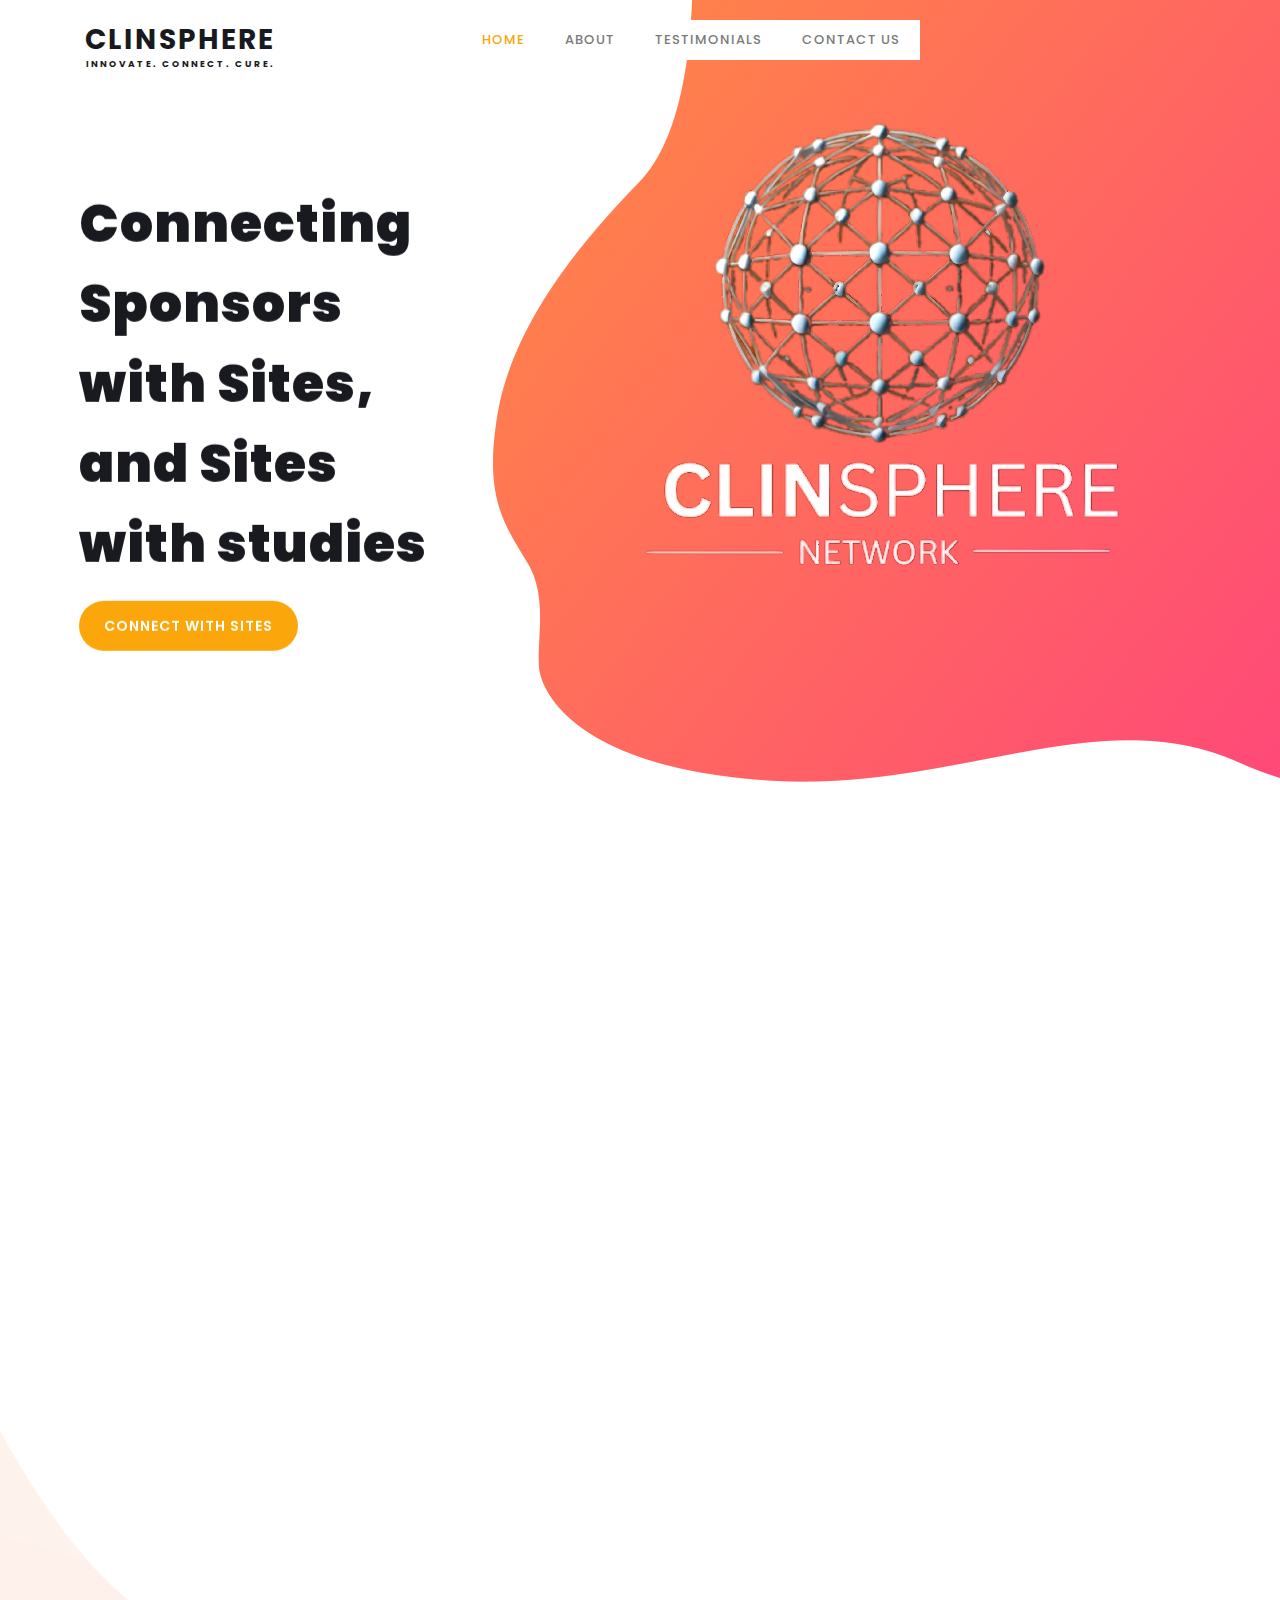
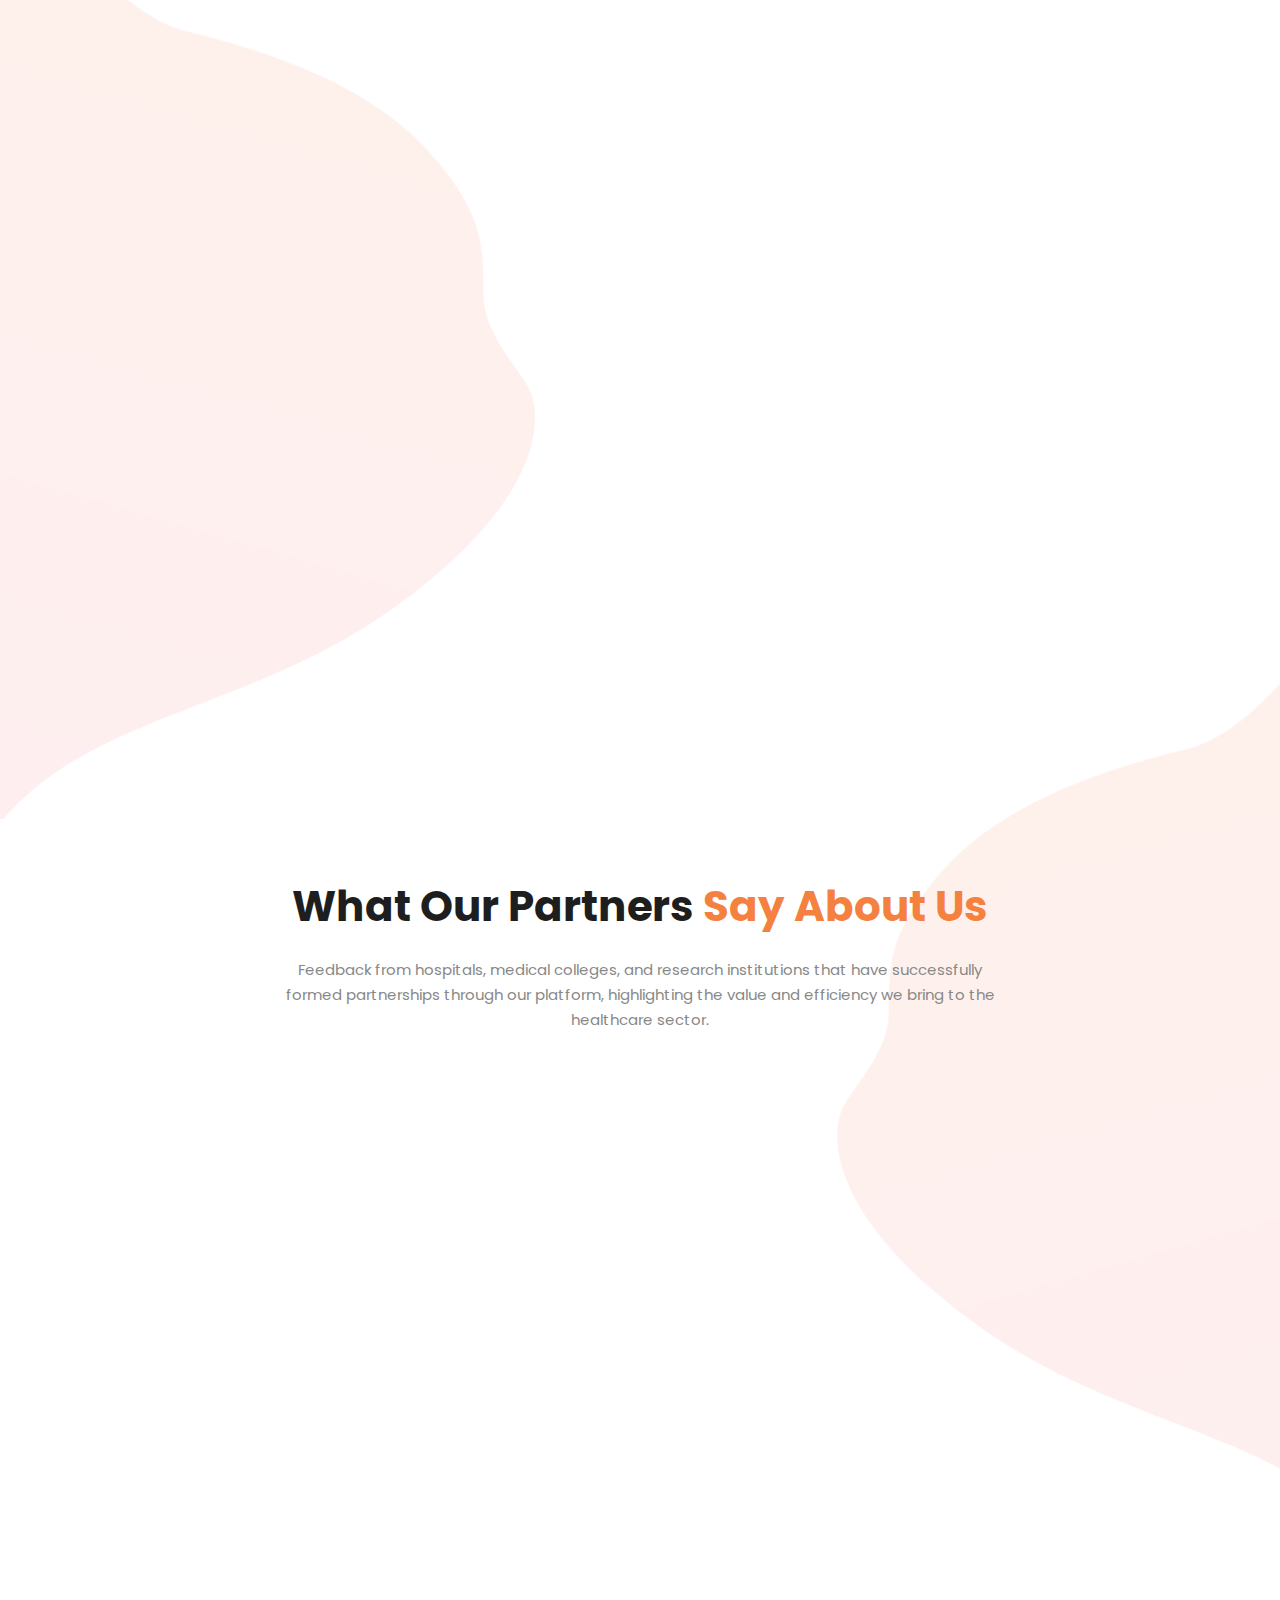
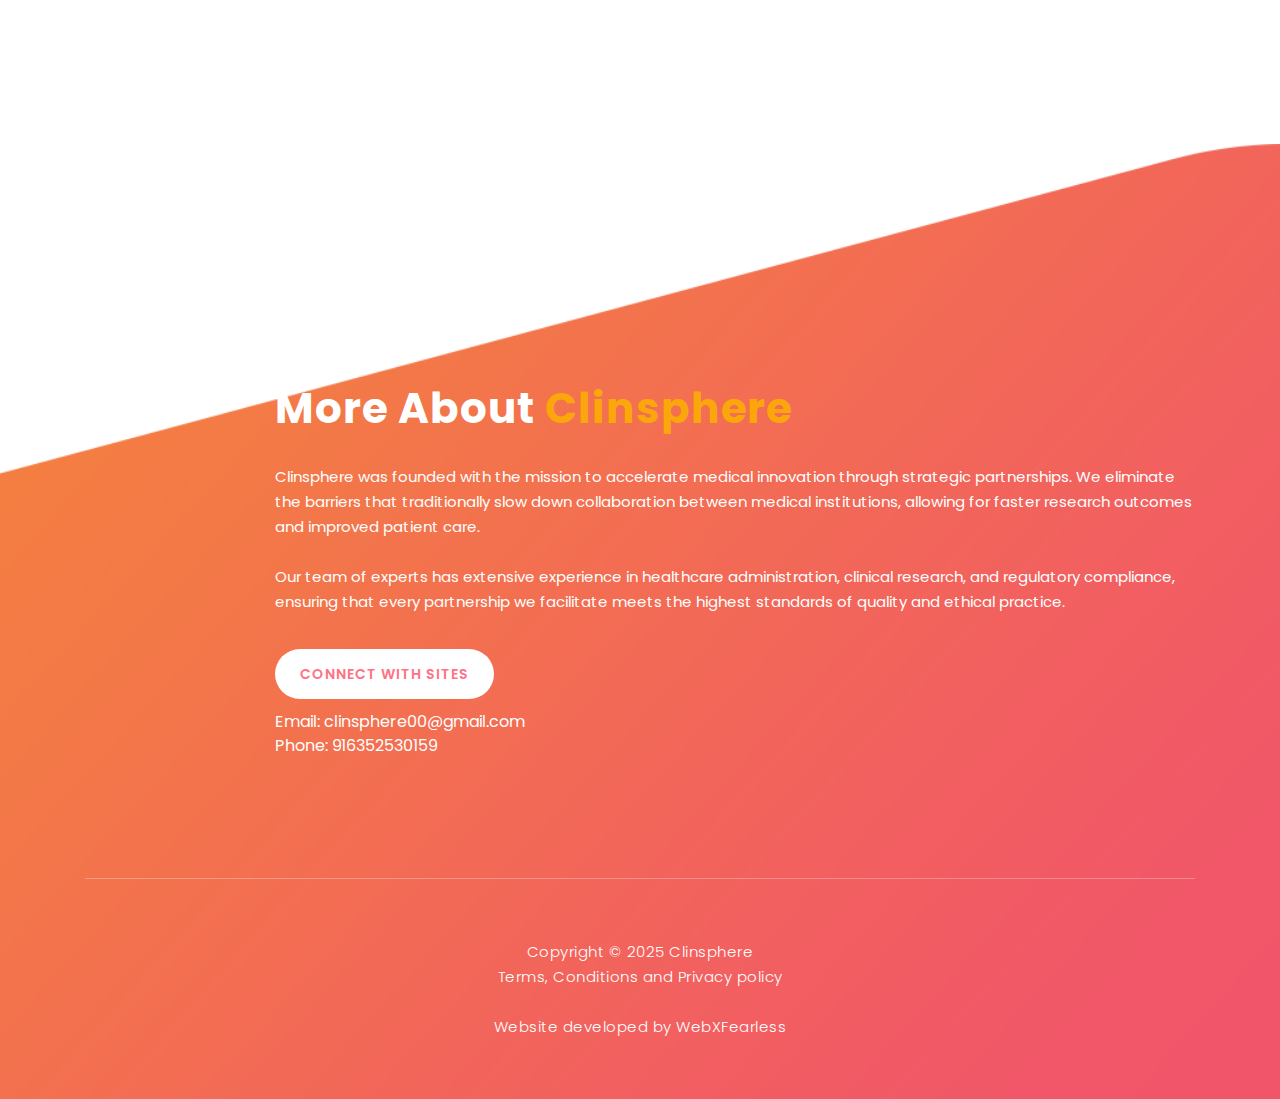
<file: lava_landing_page/index.html>
<!DOCTYPE html>
<html lang="en">

<head>

    <meta charset="utf-8">
    <meta name="viewport" content="width=device-width, initial-scale=1, shrink-to-fit=no">
    <meta name="description" content="Clinsphere connects sponsors, CROs, and research sites for efficient clinical trial collaborations. We streamline communication and accelerate research partnerships.">
    <meta name="keywords" content="clinical trials, research sites, sponsors, CROs, medical research, healthcare innovation, regulatory compliance">
    <meta name="author" content="Clinsphere">
    <meta name="robots" content="index, follow">
    <meta name="language" content="en">
    <meta property="og:title" content="Clinsphere - Connecting Sponsors, CROs, and Research Sites">
    <meta property="og:description" content="We facilitate partnerships between sponsors, CROs, and research sites to improve efficiency in clinical trials.">
    <meta property="og:url" content="https://clinsphereweb.pages.dev">
    <meta property="og:type" content="website">
    <meta property="og:image" content="https://clinsphereweb.pages.dev/assets/images/logo.png">
    <meta name="twitter:card" content="summary">
    <meta name="twitter:title" content="Clinsphere - Clinical Trial Partnerships">
    <meta name="twitter:description" content="Connecting research sites, sponsors, and CROs for successful clinical trials.">
    <meta name="twitter:image" content="https://clinsphereweb.pages.dev/assets/images/logo.png">
    <link rel="canonical" href="https://clinsphereweb.pages.dev">
    <meta name="google-site-verification" content="HjFSITzrJL6HhS9s6ld7d6ZtWYYcwEzbQTsK8XOiP94" />
    <link href="https://fonts.googleapis.com/css?family=Poppins:100,200,300,400,500,600,700,800,900&display=swap" rel="stylesheet">

    <title>Clinsphere - Connecting Research sites for Clinical Trials</title>

    <!-- Additional CSS Files -->
    <link rel="stylesheet" type="text/css" href="assets/css/bootstrap.min.css">

    <link rel="stylesheet" type="text/css" href="assets/css/font-awesome.css">

    <link rel="stylesheet" href="assets/css/templatemo-lava.css">

    <link rel="stylesheet" href="assets/css/owl-carousel.css">

    <link rel="shortcut icon" href="assets/images/logo.png" type="image/x-icon">

    <script type="application/ld+json">
        {
  "@context": "https://schema.org",
  "@type": "Organization",
  "name": "Clinsphere",
  "url": "https://clinsphereweb.pages.dev",
  "logo": "https://clinsphereweb.pages.dev/assets/images/logo.png",
  "description": "Clinsphere connects sponsors, CROs, and research sites globally for efficient clinical trial collaborations.",
  "email": "clinsphere00@gmail.com",
  "telephone": "+916352530159",
  "address": {
    "@type": "PostalAddress",
    "addressCountry": "IN"
  },
  "foundingDate": "2025",
  "areaServed": ["Global"],
  "contactPoint": [
    {
      "@type": "ContactPoint",
      "telephone": "+916352530159",
      "contactType": "customer service",
      "email": "clinsphere00@gmail.com",
      "availableLanguage": ["English"]
    }
  ],
  "knowsAbout": [
    "Clinical Trials",
    "Research Site Partnerships",
    "CRO Collaborations",
    "Regulatory Compliance",
    "Medical Innovation"
  ],
  "sameAs": [],
  "potentialAction": {
    "@type": "SearchAction",
    "target": "https://clinsphereweb.pages.dev/search?q={query}",
    "query-input": "required name=query"
  }
}

    </script>

</head>

<body>
    <pre class="down-pusher" style="display: none;">

    </pre>

    <!-- ***** Preloader Start ***** -->
    <div id="preloader">
        <div class="jumper">
            <div></div>
            <div></div>
            <div></div>
        </div>
    </div>
    <!-- ***** Preloader End ***** -->


    <!-- ***** Header Area Start ***** -->
    <header class="header-area header-sticky">
        <div class="container">
            <div class="row">
                <div class="col-12">
                    <nav class="main-nav">
                        <!-- ***** Logo Start ***** -->
                        <a href="index.html" class="logo">
                            Clinsphere 
                            <span style="font-size: 9px; display: block; text-align: center; margin: 0px; padding: 0px;line-height: 1;margin-top: -20px;">
                                Innovate. Connect. Cure.
                              </span>
                        </a>
                        <!-- ***** Logo End ***** -->
                        <!-- ***** Menu Start ***** -->
                        <ul class="nav">
                            <li class="scroll-to-section"><a href="#welcome" class="menu-item">Home</a></li>
                            <li class="scroll-to-section"><a href="#about" class="menu-item">About</a></li>
                            <li class="scroll-to-section"><a href="#testimonials" class="menu-item">Testimonials</a>
                            </li>
                            <li class="scroll-to-section"><a href="#contact-us" class="menu-item">Contact Us</a></li>
                        </ul>
                        <a class='menu-trigger'>
                            <span>Menu</span>
                        </a>
                        <!-- ***** Menu End ***** -->
                    </nav>
                </div>
            </div>
        </div>
    </header>
    <!-- ***** Header Area End ***** -->

    

    <!-- ***** Welcome Area Start ***** -->
    <div class="welcome-area" id="welcome">

        <!-- ***** Header Text Start ***** -->
        <div class="header-text">
            <div class="container">
                <div class="row">
                    <div class="left-text col-lg-8 col-md-12 col-sm-12 col-xs-12"
                        data-scroll-reveal="enter left move 30px over 0.6s after 0.4s">
                        <h1>Connecting Sponsors with Sites, and Sites with studies</h1>
                        <!-- <p>Clinsphere bridges the gap between hospitals, medical colleges, and research sites for clinical trials, drug testing, and collaborative research opportunities.</p>  -->
                        <a href="./onboarding.html" class="main-button-slider">CONNECT WITH SITES</a>
                    </div>
                </div>
            </div>
        </div>
        <!-- ***** Header Text End ***** -->
    </div>
    <!-- ***** Welcome Area End ***** -->

    <!-- ***** Features Big Item Start ***** -->
    <section class="section" id="about">
        <div class="container">
            <div class="row">
                <div class="col-lg-4 col-md-6 col-sm-12 col-xs-12"
                    data-scroll-reveal="enter left move 30px over 0.6s after 0.4s">
                    <div class="features-item">
                        <div class="features-icon">
                            <h2>01</h2>
                            <img src="assets/images/features-icon-1.png" alt="">
                            <h4>Clinical Trial Matching</h4>
                            <p>We connect hospitals with suitable sites for conducting clinical trials, accelerating the drug development process and research efficiency.</p>
                            <a href="#testimonials" class="main-button">
                                Read More
                            </a>
                        </div>
                    </div>
                </div>
                <div class="col-lg-4 col-md-6 col-sm-12 col-xs-12"
                    data-scroll-reveal="enter bottom move 30px over 0.6s after 0.4s">
                    <div class="features-item">
                        <div class="features-icon">
                            <h2>02</h2>
                            <img src="assets/images/features-icon-2.png" alt="">
                            <h4>Research Collaboration</h4>
                            <p>Bridging the gap between CROs, sponsors, and research teams. We streamline processes, enhance transparency, and drive successful outcomes.</p>
                            <a href="#testimonials" class="main-button">
                                Discover More
                            </a>
                        </div>
                    </div>
                </div>
                <div class="col-lg-4 col-md-6 col-sm-12 col-xs-12"
                    data-scroll-reveal="enter right move 30px over 0.6s after 0.4s">
                    <div class="features-item">
                        <div class="features-icon">
                            <h2>03</h2>
                            <img src="assets/images/features-icon-3.png" alt="">
                            <h4>Communicating Effectively                            </h4>
                            <p>There can be a break-down of communication throughout the duration of a study. We sift through the noise and provide pointed answers.                            </p>
                            <a href="#testimonials" class="main-button">
                                More Detail
                            </a>
                        </div>
                    </div>
                </div>
            </div>
        </div>
    </section>
    <!-- ***** Features Big Item End ***** -->

    <div class="left-image-decor"></div>

    <!-- ***** Features Big Item Start ***** -->
    <section class="section" id="promotion">
        <div class="container">
            <div class="row">
                <div class="left-image col-lg-5 col-md-12 col-sm-12 mobile-bottom-fix-big"
                    data-scroll-reveal="enter left move 30px over 0.6s after 0.4s">
                    <img src="assets/images/left-image.png" class="rounded img-fluid d-block mx-auto" alt="App">
                </div>
                <div class="right-text offset-lg-1 col-lg-6 col-md-12 col-sm-12 mobile-bottom-fix">
                    <ul>
                        <li data-scroll-reveal="enter right move 30px over 0.6s after 0.4s">
                            <img src="assets/images/about-icon-01.png" alt="">
                            <div class="text">
                                <h4>Comprehensive Network</h4>
                                <p>Our extensive network includes leading hospitals, medical colleges, research facilities, and clinical trial sites across the country, ensuring you find the perfect match for your needs.</p>
                            </div>
                        </li>
                        <li data-scroll-reveal="enter right move 30px over 0.6s after 0.5s">
                            <img src="assets/images/about-icon-02.png" alt="">
                            <div class="text">
                                <h4>Streamlined Partnership Process</h4>
                                <p>Our efficient matching system reduces administrative burdens and accelerates partnership formation, allowing medical institutions to focus on their core research and healthcare missions.</p>
                            </div>
                        </li>
                        <li data-scroll-reveal="enter right move 30px over 0.6s after 0.6s">
                            <img src="assets/images/about-icon-03.png" alt="">
                            <div class="text">
                                <h4>Regulatory Compliance Assistance</h4>
                                <p>We help navigate complex regulatory requirements for medical research collaborations, ensuring all partnerships comply with industry standards and legal frameworks.</p>
                            </div>
                        </li>
                    </ul>
                </div>
            </div>
        </div>
    </section>
    <!-- ***** Features Big Item End ***** -->

    <div class="right-image-decor"></div>

    <!-- ***** Testimonials Starts ***** -->
    <section class="section" id="testimonials">
        <div class="container">
            <div class="row">
                <div class="col-lg-8 offset-lg-2">
                    <div class="center-heading">
                        <h2>What Our Partners <em>Say About Us</em></h2>
                        <p>Feedback from hospitals, medical colleges, and research institutions that have successfully formed partnerships through our platform, highlighting the value and efficiency we bring to the healthcare sector.</p>
                    </div>
                </div>
                <div class="col-lg-10 col-md-12 col-sm-12 mobile-bottom-fix-big"
                    data-scroll-reveal="enter left move 30px over 0.6s after 0.4s">
                    <div class="owl-carousel owl-theme">
                        <div class="item service-item">
                            <div class="author">
                                <i><img src="assets/images/testimonial-author-1.png" alt="Author One"  style="border-radius: 50%;"></i>
                            </div>
                            <div class="testimonial-content">
                                <ul class="stars">
                                    <li><i class="fa fa-star"></i></li>
                                    <li><i class="fa fa-star"></i></li>
                                    <li><i class="fa fa-star"></i></li>
                                    <li><i class="fa fa-star"></i></li>
                                    <li><i class="fa fa-star"></i></li>
                                </ul>
                                <h4>Dr. Jonathan Ross</h4>
                                <p>"Clinsphere helped us find the perfect sites for our multi-center clinical trial, reducing setup time by nearly 40% and significantly improving our research outcomes."</p>
                                <span>Research Director, Central Medical Center</span>
                            </div>
                        </div>
                        <div class="item service-item">
                            <div class="author">
                                <i><img src="assets/images/testimonial-author-2.png" alt="Second Author"  style="border-radius: 50%;"></i>
                            </div>
                            <div class="testimonial-content">
                                <ul class="stars">
                                    <li><i class="fa fa-star"></i></li>
                                    <li><i class="fa fa-star"></i></li>
                                    <li><i class="fa fa-star"></i></li>
                                    <li><i class="fa fa-star"></i></li>
                                    <li><i class="fa fa-star"></i></li>
                                </ul>
                                <h4>Prof. James Harvey</h4>
                                <p>"Our medical college has formed three valuable research partnerships through Clinsphere in just six months. Their network is unmatched in the industry."</p>
                                <span>Dean, Westfield Medical College</span>
                            </div>
                        </div>
                        <div class="item service-item">
                            <div class="author">
                                <i><img src="assets/images/testimonial-author-3.png" alt="Author Third" style="border-radius: 50%;"></i>
                            </div>
                            <div class="testimonial-content">
                                <ul class="stars">
                                    <li><i class="fa fa-star"></i></li>
                                    <li><i class="fa fa-star"></i></li>
                                    <li><i class="fa fa-star"></i></li>
                                </ul>
                                <h4>Dr. George Taylor</h4>
                                <p>"The regulatory guidance provided by Clinsphere was invaluable in navigating the complex compliance requirements for our multi-institutional drug testing project."</p>
                                <span>Clinical Research Manager, Eastern Regional Hospital</span>
                            </div>
                        </div>
                        <div class="item service-item">
                            <div class="author">
                                <i><img src="assets/images/testimonial-author-4.png" alt="Fourth Author" style="border-radius: 50%;"></i>
                            </div>
                            <div class="testimonial-content">
                                <ul class="stars">
                                    <li><i class="fa fa-star"></i></li>
                                    <li><i class="fa fa-star"></i></li>
                                    <li><i class="fa fa-star"></i></li>
                                    <li><i class="fa fa-star"></i></li>
                                </ul>
                                <h4>Dr. Sarah James</h4>
                                <p>"As a smaller research facility, Clinsphere opened doors to collaboration opportunities with major institutions that we couldn't have accessed otherwise."</p>
                                <span>Director, Northside Medical Research Center</span>
                            </div>
                        </div>
                    </div>
                </div>
            </div>
        </div>
    </section>
    <!-- ***** Testimonials Ends ***** -->


    <!-- ***** Footer Start ***** -->
    <footer id="contact-us">
        <div class="container">
            <div class="footer-content">
                <div class="row">
                    <!-- ***** Contact Form Start ***** -->
                    <!-- <div class="col-lg-6 col-md-12 col-sm-12">
                        <div class="contact-form">
                            <form id="contact" action="" method="post">
                                <div class="row">
                                    <div class="col-md-6 col-sm-12">
                                        <fieldset>
                                            <input name="name" type="text" id="name" placeholder="Full Name" required=""
                                                style="background-color: rgba(250,250,250,0.3);">
                                        </fieldset>
                                    </div>
                                    <div class="col-md-6 col-sm-12">
                                        <fieldset>
                                            <input name="email" type="text" id="email" placeholder="E-Mail Address"
                                                required="" style="background-color: rgba(250,250,250,0.3);">
                                        </fieldset>
                                    </div>
                                    <div class="col-lg-12">
                                        <fieldset>
                                            <textarea name="message" rows="6" id="message" placeholder="Your Message"
                                                required="" style="background-color: rgba(250,250,250,0.3);"></textarea>
                                        </fieldset>
                                    </div>
                                    <div class="col-lg-12">
                                        <fieldset>
                                            <button type="submit" id="form-submit" class="main-button">Send Message
                                                Now</button>
                                        </fieldset>
                                    </div>
                                </div>
                            </form>
                        </div>
                    </div> -->
                    <!-- ***** Contact Form End ***** -->
                    <div class="right-content col-lg-2 col-md-12 col-sm-12"></div>
                    <div class="right-content col-lg-10 col-md-12 col-sm-12">
                        <h2><span id="more-about">More About </span><em>Clinsphere</em></h2>
                        <pre class="down-pusher" style="display: none;">

                        </pre>
                        <p>Clinsphere was founded with the mission to accelerate medical innovation through strategic partnerships. We eliminate the barriers that traditionally slow down collaboration between medical institutions, allowing for faster research outcomes and improved patient care.
                            <br><br>Our team of experts has extensive experience in healthcare administration, clinical research, and regulatory compliance, ensuring that every partnership we facilitate meets the highest standards of quality and ethical practice.</p>
                        <!-- <ul class="social">
                            <li><a href="#"><i class="fa fa-facebook"></i></a></li>
                            <li><a href="#"><i class="fa fa-twitter"></i></a></li>
                            <li><a href="#"><i class="fa fa-linkedin"></i></a></li>
                            <li><a href="#"><i class="fa fa-rss"></i></a></li>
                            <li><a href="#"><i class="fa fa-dribbble"></i></a></li>
                        </ul> -->
                        <br><br>
                        <a href="./onboarding.html" style="color:#ff7285;background-color: rgb(255, 255, 255);" class="main-button-slider" id="cta-bottom">Connect With SITES</a>
                        <br><br>
                        Email: <a href="mailto:clinsphere00@gmail.com">clinsphere00@gmail.com</a> <br>
                        Phone: <a href="tel:+916352530159">916352530159</a>
                    </div>
                </div>
            </div>
            <div class="row">
                <div class="col-lg-12">
                    <div class="sub-footer">
                        <p>Copyright &copy; 2025 Clinsphere <br>

                            <a href="https://clinsphereweb.pages.dev/terms-and-conditions-and-privacy-policy.html" target="_blank" rel="noopener noreferrer">Terms, Conditions and Privacy policy</a>
                            <br><br>
                            <a rel="nofollow" href="https://webxfearless.pages.dev">Website developed by WebXFearless</a></p>
                    </div>
                </div>
            </div>
        </div>
    </footer>

    <!-- jQuery -->
    <script src="assets/js/jquery-2.1.0.min.js"></script>

    <!-- Bootstrap -->
    <script src="assets/js/popper.js"></script>
    <script src="assets/js/bootstrap.min.js"></script>

    <!-- Plugins -->
    <script src="assets/js/owl-carousel.js"></script>
    <script src="assets/js/scrollreveal.min.js"></script>
    <script src="assets/js/waypoints.min.js"></script>
    <script src="assets/js/jquery.counterup.min.js"></script>
    <script src="assets/js/imgfix.min.js"></script>

    <!-- Global Init -->
    <script src="assets/js/custom.js"></script>

    <!-- Google tag (gtag.js) -->
<script async src="https://www.googletagmanager.com/gtag/js?id=G-497XBML5JM"></script>
<script>
  window.dataLayer = window.dataLayer || [];
  function gtag(){dataLayer.push(arguments);}
  gtag('js', new Date());

  gtag('config', 'G-497XBML5JM');
</script>
</body>
</html>
</file>
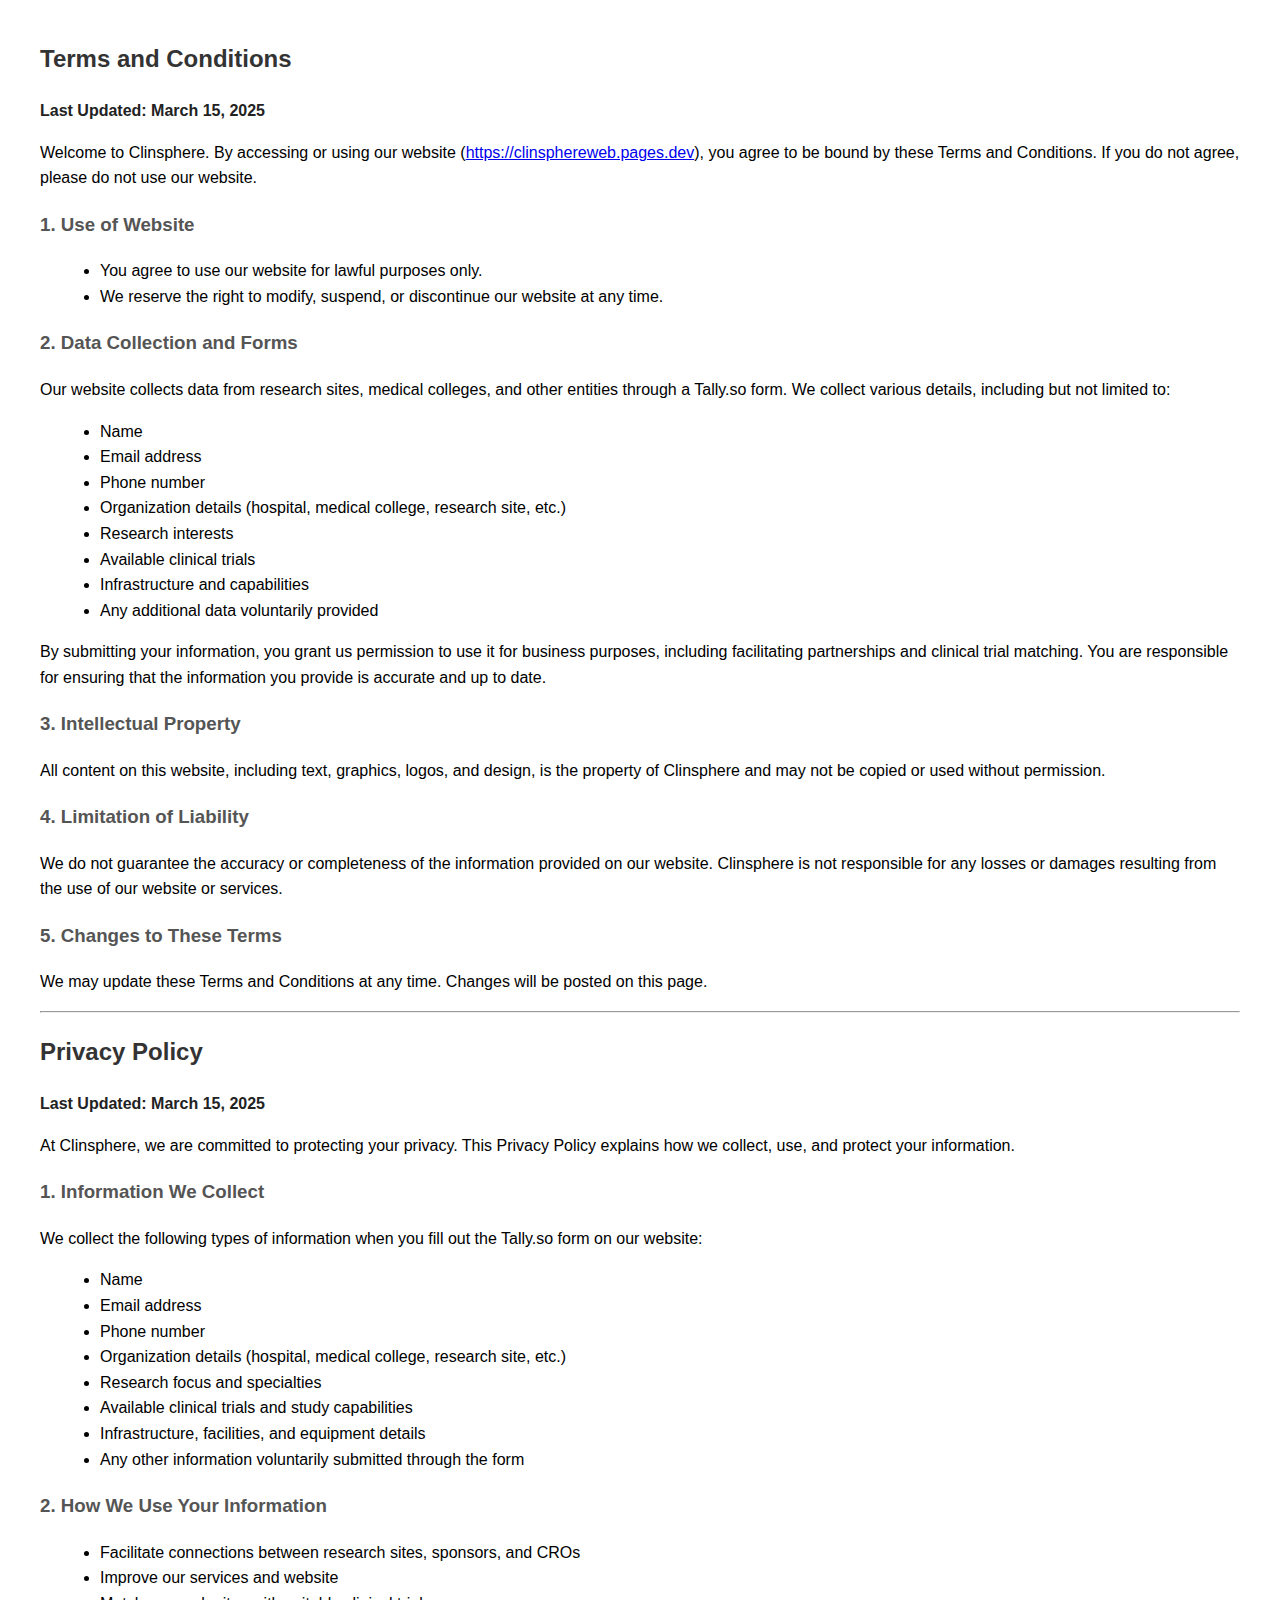
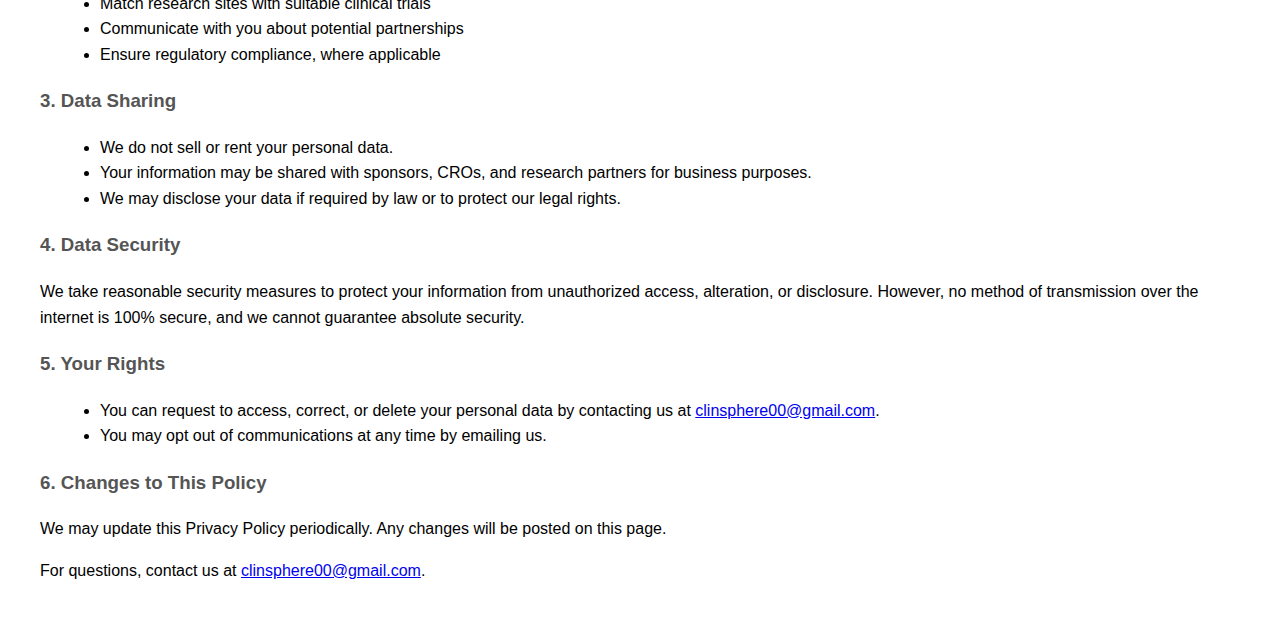
<file: lava_landing_page/terms-and-conditions-and-privacy-policy.html>
<!DOCTYPE html>
<html lang="en">
<head>
    <meta charset="UTF-8">
    <meta name="viewport" content="width=device-width, initial-scale=1.0">
    <title>Terms and Privacy Policy - Clinsphere</title>
    <style>
        body { font-family: Arial, sans-serif; line-height: 1.6; margin: 40px; }
        h2 { color: #333; }
        h3 { color: #555; }
        ul { margin-left: 20px; }
        strong { color: #222; }
    </style>
</head>
<body>
    <h2>Terms and Conditions</h2>
    <p><strong>Last Updated: March 15, 2025</strong></p>
    <p>Welcome to Clinsphere. By accessing or using our website (<a href="https://clinsphereweb.pages.dev">https://clinsphereweb.pages.dev</a>), you agree to be bound by these Terms and Conditions. If you do not agree, please do not use our website.</p>
    
    <h3>1. Use of Website</h3>
    <ul>
        <li>You agree to use our website for lawful purposes only.</li>
        <li>We reserve the right to modify, suspend, or discontinue our website at any time.</li>
    </ul>
    
    <h3>2. Data Collection and Forms</h3>
    <p>Our website collects data from research sites, medical colleges, and other entities through a Tally.so form. We collect various details, including but not limited to:</p>
    <ul>
        <li>Name</li>
        <li>Email address</li>
        <li>Phone number</li>
        <li>Organization details (hospital, medical college, research site, etc.)</li>
        <li>Research interests</li>
        <li>Available clinical trials</li>
        <li>Infrastructure and capabilities</li>
        <li>Any additional data voluntarily provided</li>
    </ul>
    <p>By submitting your information, you grant us permission to use it for business purposes, including facilitating partnerships and clinical trial matching. You are responsible for ensuring that the information you provide is accurate and up to date.</p>
    
    <h3>3. Intellectual Property</h3>
    <p>All content on this website, including text, graphics, logos, and design, is the property of Clinsphere and may not be copied or used without permission.</p>
    
    <h3>4. Limitation of Liability</h3>
    <p>We do not guarantee the accuracy or completeness of the information provided on our website. Clinsphere is not responsible for any losses or damages resulting from the use of our website or services.</p>
    
    <h3>5. Changes to These Terms</h3>
    <p>We may update these Terms and Conditions at any time. Changes will be posted on this page.</p>
    
    <hr>
    
    <h2>Privacy Policy</h2>
    <p><strong>Last Updated: March 15, 2025</strong></p>
    <p>At Clinsphere, we are committed to protecting your privacy. This Privacy Policy explains how we collect, use, and protect your information.</p>
    
    <h3>1. Information We Collect</h3>
    <p>We collect the following types of information when you fill out the Tally.so form on our website:</p>
    <ul>
        <li>Name</li>
        <li>Email address</li>
        <li>Phone number</li>
        <li>Organization details (hospital, medical college, research site, etc.)</li>
        <li>Research focus and specialties</li>
        <li>Available clinical trials and study capabilities</li>
        <li>Infrastructure, facilities, and equipment details</li>
        <li>Any other information voluntarily submitted through the form</li>
    </ul>
    
    <h3>2. How We Use Your Information</h3>
    <ul>
        <li>Facilitate connections between research sites, sponsors, and CROs</li>
        <li>Improve our services and website</li>
        <li>Match research sites with suitable clinical trials</li>
        <li>Communicate with you about potential partnerships</li>
        <li>Ensure regulatory compliance, where applicable</li>
    </ul>
    
    <h3>3. Data Sharing</h3>
    <ul>
        <li>We do not sell or rent your personal data.</li>
        <li>Your information may be shared with sponsors, CROs, and research partners for business purposes.</li>
        <li>We may disclose your data if required by law or to protect our legal rights.</li>
    </ul>
    
    <h3>4. Data Security</h3>
    <p>We take reasonable security measures to protect your information from unauthorized access, alteration, or disclosure. However, no method of transmission over the internet is 100% secure, and we cannot guarantee absolute security.</p>
    
    <h3>5. Your Rights</h3>
    <ul>
        <li>You can request to access, correct, or delete your personal data by contacting us at <a href="mailto:clinsphere00@gmail.com">clinsphere00@gmail.com</a>.</li>
        <li>You may opt out of communications at any time by emailing us.</li>
    </ul>
    
    <h3>6. Changes to This Policy</h3>
    <p>We may update this Privacy Policy periodically. Any changes will be posted on this page.</p>
    
    <p>For questions, contact us at <a href="mailto:clinsphere00@gmail.com">clinsphere00@gmail.com</a>.</p>
    <!-- Google tag (gtag.js) -->
<script async src="https://www.googletagmanager.com/gtag/js?id=G-497XBML5JM"></script>
<script>
  window.dataLayer = window.dataLayer || [];
  function gtag(){dataLayer.push(arguments);}
  gtag('js', new Date());

  gtag('config', 'G-497XBML5JM');
</script>
</body>
</html>
</file>
<file: lava_landing_page/assets/css/templatemo-lava.css>
/*

Lava Landing Page

https://templatemo.com/tm-540-lava-landing-page

*/

/* ---------------------------------------------
Table of contents
------------------------------------------------
01. font & reset css
02. reset
03. global styles
04. header
05. welcome
06. features
07. testimonials
08. contact
09. footer
10. preloader

--------------------------------------------- */
/* 
---------------------------------------------
font & reset css
--------------------------------------------- 
*/
@import url("https://fonts.googleapis.com/css?family=Poppins:100,200,300,400,500,600,700,800,900");
/* 
---------------------------------------------
reset
--------------------------------------------- 
*/
html, body, div, span, applet, object, iframe, h1, h2, h3, h4, h5, h6, p, blockquote, div
pre, a, abbr, acronym, address, big, cite, code, del, dfn, em, font, img, ins, kbd, q,
s, samp, small, strike, strong, sub, sup, tt, var, b, u, i, center, dl, dt, dd, ol, ul, li,
figure, header, nav, section, article, aside, footer, figcaption {
  margin: 0;
  padding: 0;
  border: 0;
  outline: 0;
}

.clearfix:after {
  content: ".";
  display: block;
  clear: both;
  visibility: hidden;
  line-height: 0;
  height: 0;
}

.clearfix {
  display: inline-block;
}

html[xmlns] .clearfix {
  display: block;
}

* html .clearfix {
  height: 1%;
}

ul, li {
  padding: 0;
  margin: 0;
  list-style: none;
}

header, nav, section, article, aside, footer, hgroup {
  display: block;
}
#cta-bottom:hover{
  background-color: #f4813f;
}
* {
  box-sizing: border-box;
}

html, body {
  font-family: 'Poppins', sans-serif;
  font-weight: 400;
  background-color: #fff;
  font-size: 16px;
  -ms-text-size-adjust: 100%;
  -webkit-font-smoothing: antialiased;
  -moz-osx-font-smoothing: grayscale;
}

a {
  text-decoration: none !important;
}

h1, h2, h3, h4, h5, h6 {
  margin-top: 0px;
  margin-bottom: 0px;
}
@media (max-width: 768px) {
  .left-text h1 {
    font-size: 30px !important; /* Forcefully reduce the size */
    line-height: 62px !important;
  }
  .down-pusher{
    display: block !important;
  }
  #more-about{
    display: none;
  }
}

ul {
  margin-bottom: 0px;
}

p {
  font-size: 15px;
  line-height: 25px;
  color: #888;
}

/* 
---------------------------------------------
global styles
--------------------------------------------- 
*/
html,
body {
  background: #fff;
  font-family: 'Poppins', sans-serif;
}

::selection {
  background: #f1556a;
  color: #fff;
}

::-moz-selection {
  background: #f1556a;
  color: #fff;
}

@media (max-width: 991px) {
  html, body {
    overflow-x: hidden;
  }
  .mobile-top-fix {
    margin-top: 30px;
    margin-bottom: 0px;
  }
  .mobile-bottom-fix {
    margin-bottom: 30px;
  }
  .mobile-bottom-fix-big {
    margin-bottom: 60px;
  }
}

a.main-button-slider {
  font-size: 14px;
  border-radius: 25px;
  padding: 15px 25px;
  background-color: #fba70b;
  text-transform: uppercase;
  color: #fff;
  font-weight: 600;
  letter-spacing: 1px;
  -webkit-transition: all 0.3s ease 0s;
  -moz-transition: all 0.3s ease 0s;
  -o-transition: all 0.3s ease 0s;
  transition: all 0.3s ease 0s;
}

a.main-button-slider:hover {
  background-color: #f1556a;
}

a.main-button {
  font-size: 14px;
  border-radius: 25px;
  padding: 15px 25px;
  background-color: #f4813f;
  text-transform: uppercase;
  color: #fff;
  font-weight: 600;
  letter-spacing: 1px;
  -webkit-transition: all 0.3s ease 0s;
  -moz-transition: all 0.3s ease 0s;
  -o-transition: all 0.3s ease 0s;
  transition: all 0.3s ease 0s;
}

a.main-button:hover {
  background-color: #f1556a;
}

button.main-button {
  outline: none;
  border: none;
  cursor: pointer;
  font-size: 14px;
  border-radius: 25px;
  padding: 15px 25px;
  background-color: #f4813f;
  text-transform: uppercase;
  color: #fff;
  font-weight: 600;
  letter-spacing: 1px;
  -webkit-transition: all 0.3s ease 0s;
  -moz-transition: all 0.3s ease 0s;
  -o-transition: all 0.3s ease 0s;
  transition: all 0.3s ease 0s;
}

button.main-button:hover {
  background-color: #f1556a;
}


.center-heading {
  margin-bottom: 70px;
}

.center-heading h2 {
  margin-top: 0px;
  text-align: center;
  font-size: 42px;
  font-weight: 700;
  color: #1e1e1e;
  margin-bottom: 25px;
}

.center-heading h2 em {
  font-style: normal;
  color: #f4813f;
}

.center-heading p {
  font-size: 15px;
  color: #888;
  text-align: center;
}


/* 
---------------------------------------------
header
--------------------------------------------- 
*/

.background-header {
  background-color: #fff;
  height: 80px!important;
  position: fixed!important;
  top: 0px;
  left: 0px;
  right: 0px;
  box-shadow: 0px 0px 10px rgba(0,0,0,0.15)!important;
}

.background-header .logo,
.background-header .main-nav .nav li a {
  color: #1e1e1e!important;
}

.background-header .main-nav .nav li:hover a {
  color: #fba70b!important;
}

.background-header .nav li a.active {
  color: #fba70b!important;
}

.header-area {
  position: absolute;
  top: 0px;
  left: 0px;
  right: 0px;
  z-index: 100;
  height: 100px;
  -webkit-transition: all .5s ease 0s;
  -moz-transition: all .5s ease 0s;
  -o-transition: all .5s ease 0s;
  transition: all .5s ease 0s;
}

.header-area .main-nav {
  min-height: 80px;
  background: transparent;
}

.header-area .main-nav .logo {
  line-height: 80px;
  color: #191a20;
  font-size: 28px;
  font-weight: 700;
  text-transform: uppercase;
  letter-spacing: 2px;
  float: left;
  -webkit-transition: all 0.3s ease 0s;
  -moz-transition: all 0.3s ease 0s;
  -o-transition: all 0.3s ease 0s;
  transition: all 0.3s ease 0s;
}


.header-area .main-nav .nav {
  float: left;
  margin-top: 27px;
  margin-left: 15%;
  margin-right: 0px;
  background-color: #fff;
  padding: 0px 20px;
  -webkit-transition: all 0.3s ease 0s;
  -moz-transition: all 0.3s ease 0s;
  -o-transition: all 0.3s ease 0s;
  transition: all 0.3s ease 0s;
  position: relative;
  z-index: 999;
}

.header-area .main-nav .nav li {
  padding-left: 20px;
  padding-right: 20px;
}

.header-area .main-nav .nav li:last-child {
  padding-right: 0px;
}

.header-area .main-nav .nav li a {
  display: block;
  font-weight: 500;
  font-size: 13px;
  color: #7a7a7a;
  text-transform: uppercase;
  -webkit-transition: all 0.3s ease 0s;
  -moz-transition: all 0.3s ease 0s;
  -o-transition: all 0.3s ease 0s;
  transition: all 0.3s ease 0s;
  height: 40px;
  line-height: 40px;
  border: transparent;
  letter-spacing: 1px;
}

.header-area .main-nav .nav li:hover a {
  color: #fba70b;
}

.header-area .main-nav .nav li.submenu {
  position: relative;
  padding-right: 35px;
}

.header-area .main-nav .nav li.submenu:after {
  font-family: FontAwesome;
  content: "\f107";
  font-size: 12px;
  color: #7a7a7a;
  position: absolute;
  right: 18px;
  top: 12px;
}

.header-area .main-nav .nav li.submenu ul {
  position: absolute;
  width: 200px;
  box-shadow: 0 2px 28px 0 rgba(0, 0, 0, 0.06);
  overflow: hidden;
  top: 40px;
  opacity: 0;
  transform: translateY(-2em);
  visibility: hidden;
  z-index: -1;
  transition: all 0.3s ease-in-out 0s, visibility 0s linear 0.3s, z-index 0s linear 0.01s;
}

.header-area .main-nav .nav li.submenu ul li {
  margin-left: 0px;
  padding-left: 0px;
  padding-right: 0px;
}

.header-area .main-nav .nav li.submenu ul li a {
  display: block;
  background: #fff;
  color: #7a7a7a!important;
  padding-left: 20px;
  height: 40px;
  line-height: 40px;
  -webkit-transition: all 0.3s ease 0s;
  -moz-transition: all 0.3s ease 0s;
  -o-transition: all 0.3s ease 0s;
  transition: all 0.3s ease 0s;
  position: relative;
  font-size: 13px;
  border-bottom: 1px solid #f5f5f5;
}

.header-area .main-nav .nav li.submenu ul li a:before {
  content: '';
  position: absolute;
  width: 0px;
  height: 40px;
  left: 0px;
  top: 0px;
  bottom: 0px;
  -webkit-transition: all 0.3s ease 0s;
  -moz-transition: all 0.3s ease 0s;
  -o-transition: all 0.3s ease 0s;
  transition: all 0.3s ease 0s;
  background: #fba70b;
}

.header-area .main-nav .nav li.submenu ul li a:hover {
  background: #fff;
  color: #fba70b!important;
  padding-left: 25px;
}

.header-area .main-nav .nav li.submenu ul li a:hover:before {
  width: 3px;
}

.header-area .main-nav .nav li.submenu:hover ul {
  visibility: visible;
  opacity: 1;
  z-index: 1;
  transform: translateY(0%);
  transition-delay: 0s, 0s, 0.3s;
}

.header-area .main-nav .menu-trigger {
  cursor: pointer;
  display: block;
  position: absolute;
  top: 23px;
  width: 32px;
  height: 40px;
  text-indent: -9999em;
  z-index: 99;
  right: 40px;
  display: none;
}

.header-area .main-nav .menu-trigger span,
.header-area .main-nav .menu-trigger span:before,
.header-area .main-nav .menu-trigger span:after {
  -moz-transition: all 0.4s;
  -o-transition: all 0.4s;
  -webkit-transition: all 0.4s;
  transition: all 0.4s;
  background-color: #1e1e1e;
  display: block;
  position: absolute;
  width: 30px;
  height: 2px;
  left: 0;
}

.background-header .main-nav .menu-trigger span,
.background-header .main-nav .menu-trigger span:before,
.background-header .main-nav .menu-trigger span:after {
  background-color: #1e1e1e;
}

.header-area .main-nav .menu-trigger span:before,
.header-area .main-nav .menu-trigger span:after {
  -moz-transition: all 0.4s;
  -o-transition: all 0.4s;
  -webkit-transition: all 0.4s;
  transition: all 0.4s;
  background-color: #1e1e1e;
  display: block;
  position: absolute;
  width: 30px;
  height: 2px;
  left: 0;
  width: 75%;
}

.background-header .main-nav .menu-trigger span:before,
.background-header .main-nav .menu-trigger span:after {
  background-color: #1e1e1e;
}

.header-area .main-nav .menu-trigger span:before,
.header-area .main-nav .menu-trigger span:after {
  content: "";
}

.header-area .main-nav .menu-trigger span {
  top: 16px;
}

.header-area .main-nav .menu-trigger span:before {
  -moz-transform-origin: 33% 100%;
  -ms-transform-origin: 33% 100%;
  -webkit-transform-origin: 33% 100%;
  transform-origin: 33% 100%;
  top: -10px;
  z-index: 10;
}

.header-area .main-nav .menu-trigger span:after {
  -moz-transform-origin: 33% 0;
  -ms-transform-origin: 33% 0;
  -webkit-transform-origin: 33% 0;
  transform-origin: 33% 0;
  top: 10px;
}

.header-area .main-nav .menu-trigger.active span,
.header-area .main-nav .menu-trigger.active span:before,
.header-area .main-nav .menu-trigger.active span:after {
  background-color: transparent;
  width: 100%;
}

.header-area .main-nav .menu-trigger.active span:before {
  -moz-transform: translateY(6px) translateX(1px) rotate(45deg);
  -ms-transform: translateY(6px) translateX(1px) rotate(45deg);
  -webkit-transform: translateY(6px) translateX(1px) rotate(45deg);
  transform: translateY(6px) translateX(1px) rotate(45deg);
  background-color: #1e1e1e;
}

.background-header .main-nav .menu-trigger.active span:before {
  background-color: #1e1e1e;
}

.header-area .main-nav .menu-trigger.active span:after {
  -moz-transform: translateY(-6px) translateX(1px) rotate(-45deg);
  -ms-transform: translateY(-6px) translateX(1px) rotate(-45deg);
  -webkit-transform: translateY(-6px) translateX(1px) rotate(-45deg);
  transform: translateY(-6px) translateX(1px) rotate(-45deg);
  background-color: #1e1e1e;
}

.background-header .main-nav .menu-trigger.active span:after {
  background-color: #1e1e1e;
}

.header-area.header-sticky {
  min-height: 80px;
}

.header-area.header-sticky .nav {
  margin-top: 20px !important;
}

.header-area.header-sticky .nav li a.active {
  color: #fba70b;
}

@media (max-width: 1200px) {
  .header-area .main-nav .nav li {
    padding-left: 12px;
    padding-right: 12px;
  }
  .header-area .main-nav:before {
    display: none;
  }
}

@media (max-width: 991px) {
  .logo {
    text-align: center;
    float: none!important;
  }
  .header-area {
    background-color: #f7f7f7;
    padding: 0px 15px;
    height: 80px;
    box-shadow: none;
    text-align: center;
  }
  .header-area .container {
    padding: 0px;
  }
  .header-area .logo {
    margin-left: 30px;
  }
  .header-area .menu-trigger {
    display: block !important;
  }
  .header-area .main-nav {
    overflow: hidden;
  }
  .header-area .main-nav .nav {
    float: none;
    width: 100%;
    margin-top: 0px !important;
    display: none;
    -webkit-transition: all 0s ease 0s;
    -moz-transition: all 0s ease 0s;
    -o-transition: all 0s ease 0s;
    transition: all 0s ease 0s;
    margin-left: 0px;
  }
  .header-area .main-nav .nav li:first-child {
    border-top: 1px solid #eee;
  }
  .header-area .main-nav .nav li {
    width: 100%;
    background: #fff;
    border-bottom: 1px solid #eee;
    padding-left: 0px !important;
    padding-right: 0px !important;
  }
  .header-area .main-nav .nav li a {
    height: 50px !important;
    line-height: 50px !important;
    padding: 0px !important;
    border: none !important;
    background: #f7f7f7 !important;
    color: #191a20 !important;
  }
  .header-area .main-nav .nav li a:hover {
    background: #eee !important;
    color: #fba70b!important;
  }
  .header-area .main-nav .nav li.submenu ul {
    position: relative;
    visibility: inherit;
    opacity: 1;
    z-index: 1;
    transform: translateY(0%);
    transition-delay: 0s, 0s, 0.3s;
    top: 0px;
    width: 100%;
    box-shadow: none;
    height: 0px;
  }
  .header-area .main-nav .nav li.submenu ul li a {
    font-size: 12px;
    font-weight: 400;
  }
  .header-area .main-nav .nav li.submenu ul li a:hover:before {
    width: 0px;
  }
  .header-area .main-nav .nav li.submenu ul.active {
    height: auto !important;
  }
  .header-area .main-nav .nav li.submenu:after {
    color: #3B566E;
    right: 25px;
    font-size: 14px;
    top: 15px;
  }
  .header-area .main-nav .nav li.submenu:hover ul, .header-area .main-nav .nav li.submenu:focus ul {
    height: 0px;
  }
}

@media (min-width: 992px) {
  .header-area .main-nav .nav {
    display: flex !important;
  }
}


/* 
---------------------------------------------
welcome
--------------------------------------------- 
*/
.welcome-area {
  width: 100%;
  height: 100vh;
  min-height: 793px;
  background-image: url(../images/banner-bg.png);
  background-repeat: no-repeat;
  background-position: right top;
}

.welcome-area .header-text .left-text {
  position: relative;
  align-self: center;
  margin-top: 35%;
  transform: perspective(1px) translateY(-30%) !important;
}

.welcome-area .header-text h1 {
  font-weight: 900;
  font-size: 52px;
  line-height: 80px;
  letter-spacing: 1px;
  margin-bottom: 30px;
  color: #191a20;
}

.welcome-area .header-text h1 em {
  font-style: normal;
  color: #fba70b;
}

.welcome-area .header-text p {
  font-weight: 300;
  font-size: 17px;
  color: #7a7a7a;
  line-height: 30px;
  letter-spacing: 0.25px;
  margin-bottom: 40px;
  position: relative;
}

@media (max-width: 1420px) {
  .welcome-area .header-text {
    width: 70%;
    margin-left: 5%;
  }
}

@media (max-width: 1320px) {
  .welcome-area .header-text .left-text {
    margin-top: 50%;
  }
  .welcome-area .header-text {
    width: 50%;
    margin-left: 5%;
  }
}

@media (max-width: 1140px) {
  .welcome-area {
    height: auto;
  }
  .welcome-area .header-text {       
    width: 92%;
    padding-top: 793px;
  }
  .welcome-area .header-text .left-text {
    margin-top: 5%;
    transform: none !important;
  }
}
@media (max-width: 810px) {
  .welcome-area {
    background-size: contain;
  }

  .welcome-area .header-text {
    padding-top: 100%;
    margin-left: 0;
  }
    
  .container-fluid .col-md-12 {
    margin-right: 0px;
    padding-right: 0px;
  }
}

/*
---------------------------------------------
about
---------------------------------------------
*/

#about {
  padding: 100px 0px;
  position: relative;
  z-index: 9;
}

@media (max-width: 992px) {
  .features-item {
    margin-bottom: 45px;
  }
}

.features-item {
  border-radius: 5px;
  padding: 60px 30px;
  text-align: center;
  box-shadow: 0px 0px 10px rgba(0,0,0,0.1);
}

.features-item h2 {
  z-index: 9;
  position: absolute;
  top: 15px;
  left: 45px;
  font-size: 100px;
  font-weight: 600;
  color: #fdefe9;
}

.features-item img {
  z-index: 10;
  position: relative;
  max-width: 100%;
  margin-bottom: 40px;
}

.features-item h4 {
  margin-top: 0px;
  font-size: 22px;
  color: #1e1e1e;
  margin-bottom: 25px;
}

.features-item .main-button {
  margin-top: 35px;
  display: inline-block;
}


/*
---------------------------------------------
promotion
---------------------------------------------
*/

.left-image-decor {
  background-image: url(../images/left-bg-decor.png);
  background-repeat: no-repeat;
  position: absolute;
  width: 100%;
  display: inline-block;
  height: 110%;
  margin-top: -200px;
}

#promotion {
  padding: 100px 0px;
}

#promotion .left-image {
  align-self: center;
}

#promotion .right-text ul {
  padding: 0;
  margin: 0;
}

#promotion .right-text ul li {
  display: inline-block;
  margin-bottom: 60px;
}

#promotion .right-text ul li:last-child {
  margin-bottom: 0px;
}

#promotion .right-text img {
  display: inline-block;
  float: left;
  margin-right: 30px;
}

#promotion .right-text h4 {
  font-size: 22px;
  color: #1e1e1e;
  margin-bottom: 15px;
  margin-top: 3px;
}


/*
--------------------------------------------
testimonials
--------------------------------------------
*/
.right-image-decor {
  background-image: url(../images/right-bg-decor.png);
  background-repeat: no-repeat;
  background-position: right center;
  position: absolute;
  width: 100%;
  display: inline-block;
  height: 110%;
  margin-top: -200px;
}

#testimonials {
  padding-top: 100px;
  position: relative;
  z-index: 9;
}

#testimonials .item {
  position: relative;
}

#testimonials .item .testimonial-content {
  background: rgb(244,129,63);
  background: linear-gradient(145deg, rgba(244,129,63,1) 0%, rgba(241,85,106,1) 100%);
  margin-left: 60px;
  padding: 40px 30px;
  text-align: center;
  border-radius: 5px;
}

#testimonials .item .testimonial-content ul li {
  display: inline-block;
  margin: 0px 1px;
}

#testimonials .item .testimonial-content ul li i {
  color: #fff;
  font-size: 13px;
}

#testimonials .item .testimonial-content h4 {
  font-size: 22px;
  margin-top: 20px;
  color: #fff;
}

#testimonials .item .testimonial-content p {
  color: #fff;
  font-style: italic;
  font-weight: 200;
  margin: 20px 0px 15px 0px;
}

#testimonials .item .testimonial-content span {
  color: #fff;
  font-weight: 200;
  font-size: 13px;
}

#testimonials .author img {
  max-width: 120px;
  margin-bottom: -60px;
}

.owl-carousel .owl-nav button.owl-next span {
  z-index: 10;
  top: 45%;
  border-radius: 10px;
  font-size: 46px;
  color: #fff;
  right: -210px;
  width: 80px;
  height: 80px;
  line-height: 80px;
  text-align: center;
  display: inline-block;
  background: rgb(244,129,63);
  background: linear-gradient(145deg, rgba(244,129,63,1) 0%, rgba(241,85,106,1) 100%);
  position: absolute;
}

.owl-carousel .owl-nav button.owl-prev span {
  z-index: 9;
  top: 30%;
  border-radius: 10px;
  font-size: 46px;
  color: #fff;
  right: -150px;
  width: 80px;
  height: 80px;
  line-height: 80px;
  text-align: center;
  display: inline-block;
  background: rgb(244,129,63);
  background: linear-gradient(145deg, rgba(244,129,63,1) 0%, rgba(241,85,106,1) 100%);
  position: absolute;
}

@media screen and (max-width: 1060px) {
  .owl-carousel .owl-nav {
    display: none!important;
  }
}

/* 
---------------------------------------------
footer
--------------------------------------------- 
*/

@media (max-width: 992px) {
  footer {
    padding-top: 0px!important;
    margin-top: 0px!important;
  }
  .contact-form {
    margin-bottom: 45px;
  }
  footer .right-content {
    text-align: center;
  }
  footer .footer-content {
    padding: 60px 0px!important;
  }
}

footer {
  margin-top: 200px;
  padding-top: 120px;
  background-image: url(../images/footer-bg.png);
  background-repeat: no-repeat;
  background-position: center center;
  background-size: cover;
  width: 100%;
}

footer .footer-content {
  padding: 120px 0px;
}

.contact-form {
  position: relative;
  z-index: 10;
  padding: 45px;
  border-radius: 5px;
  background-color: #fff;
  box-shadow: 0px 0px 10px rgba(0,0,0,0.1);
  
}

footer .right-content {
  align-self: center;
}

.contact-form input,
.contact-form textarea {
  color: #777;
  font-size: 13px;
  border: 1px solid #eee;
  background-color: #f7f7f7;
  border-radius: 5px;
  width: 100%;
  height: 50px;
  outline: none;
  padding-left: 20px;
  padding-right: 20px;
  -webkit-appearance: none;
  -moz-appearance: none;
  appearance: none;
  margin-bottom: 30px;
}

.contact-form textarea {
  height: 150px;
  resize: none;
  padding: 20px;
}

.contact-form {
  text-align: center;
}

.contact-form ::-webkit-input-placeholder { /* Edge */
  color: #7a7a7a;
}

.contact-form :-ms-input-placeholder { /* Internet Explorer 10-11 */
  color: #7a7a7a;
}

.contact-form ::placeholder {
  color: #7a7a7a;
}

.footer-content .right-content {
  color: #fff;
}

.footer-content .right-content h2 {
  margin-top: 0px;
  margin-bottom: 30px;
  font-size: 42px;
  text-transform: capitalize;
  font-weight: 700;
  letter-spacing: 1px;
}

.footer-content .right-content h2 em {
  font-style: normal;
  color: #fba70b;
}

.footer-content .right-content p {
  color: #FFF;
}

.footer-content .right-content a {
  color: #FFF;
}

.footer-content .right-content a:hover {
  color: #FC3;
}

footer .social {
  overflow: hidden;
  margin-top: 30px;
}

footer .social li:first-child {
  margin-left: 0px;
}

footer .social li {
  margin: 0px 7.5px;
  display: inline-block;
}

footer .social li a {
  color: #fff;
  text-align: center;
  background-color: transparent;
  border: 1px solid #fff;
  width: 44px;
  height: 44px;
  line-height: 44px;
  border-radius: 50%;
  display: inline-block;
  font-size: 16px;
  -webkit-transition: all 0.3s ease 0s;
  -moz-transition: all 0.3s ease 0s;
  -o-transition: all 0.3s ease 0s;
  transition: all 0.3s ease 0s;
}

footer .social li a:hover {
  background-color: #fba70b;
  border-color: #fba70b;
  color: #fff;
}

footer .copyright {
  margin-top: 10px;
  font-weight: 400;
  font-size: 15px;
  color: #4a4a4a;
  letter-spacing: 0.88px;
  text-transform: capitalize;
}

footer .sub-footer {
  padding: 60px 0px;
  border-top: 1px solid rgba(250,250,250,0.3);
  text-align: center;
}

footer .sub-footer a {
	color: #FFF;
}

footer .sub-footer a:hover {
	color: #FC3;
}

footer .sub-footer p {
  color: #fff;
  font-size: 15px;
  font-weight: 300;
  letter-spacing: 0.5px;
}

@media (max-width: 991px) {
  footer .copyright {
    text-align: center;
  }
  footer .social {
    text-align: center;
  }
}

/* 
---------------------------------------------
preloader
--------------------------------------------- 
*/
#preloader {
  overflow: hidden;
  background-image: linear-gradient(145deg, #f4813f 0%, #f1556a 100%);
  left: 0;
  right: 0;
  top: 0;
  bottom: 0;
  position: fixed;
  z-index: 9999;
  color: #fff;
}

#preloader .jumper {
  left: 0;
  top: 0;
  right: 0;
  bottom: 0;
  display: block;
  position: absolute;
  margin: auto;
  width: 50px;
  height: 50px;
}

#preloader .jumper > div {
  background-color: #fff;
  width: 10px;
  height: 10px;
  border-radius: 100%;
  -webkit-animation-fill-mode: both;
  animation-fill-mode: both;
  position: absolute;
  opacity: 0;
  width: 50px;
  height: 50px;
  -webkit-animation: jumper 1s 0s linear infinite;
  animation: jumper 1s 0s linear infinite;
}

#preloader .jumper > div:nth-child(2) {
  -webkit-animation-delay: 0.33333s;
  animation-delay: 0.33333s;
}

#preloader .jumper > div:nth-child(3) {
  -webkit-animation-delay: 0.66666s;
  animation-delay: 0.66666s;
}

@-webkit-keyframes jumper {
  0% {
    opacity: 0;
    -webkit-transform: scale(0);
    transform: scale(0);
  }
  5% {
    opacity: 1;
  }
  100% {
    -webkit-transform: scale(1);
    transform: scale(1);
    opacity: 0;
  }
}

@keyframes jumper {
  0% {
    opacity: 0;
    -webkit-transform: scale(0);
    transform: scale(0);
  }
  5% {
    opacity: 1;
  }
  100% {
    opacity: 0;
  }
}
</file>
<file: lava_landing_page/assets/css/owl-carousel.css>
/**
 * Owl Carousel v2.3.4
 * Copyright 2013-2018 David Deutsch
 * Licensed under: SEE LICENSE IN https://github.com/OwlCarousel2/OwlCarousel2/blob/master/LICENSE
 */
/*
 *  Owl Carousel - Core
 */
.owl-carousel {
  display: none;
  width: 100%;
  -webkit-tap-highlight-color: transparent;
  /* position relative and z-index fix webkit rendering fonts issue */
  position: relative;
  z-index: 1; }
  .owl-carousel .owl-stage {
    position: relative;
    -ms-touch-action: pan-Y;
    touch-action: manipulation;
    -moz-backface-visibility: hidden;
    /* fix firefox animation glitch */ }
  .owl-carousel .owl-stage:after {
    content: ".";
    display: block;
    clear: both;
    visibility: hidden;
    line-height: 0;
    height: 0; }
  .owl-carousel .owl-stage-outer {
    position: relative;
    overflow: hidden;
    /* fix for flashing background */
    -webkit-transform: translate3d(0px, 0px, 0px); }
  .owl-carousel .owl-wrapper,
  .owl-carousel .owl-item {
    -webkit-backface-visibility: hidden;
    -moz-backface-visibility: hidden;
    -ms-backface-visibility: hidden;
    -webkit-transform: translate3d(0, 0, 0);
    -moz-transform: translate3d(0, 0, 0);
    -ms-transform: translate3d(0, 0, 0); }
  .owl-carousel .owl-item {
    position: relative;
    min-height: 1px;
    float: left;
    -webkit-backface-visibility: hidden;
    -webkit-tap-highlight-color: transparent;
    -webkit-touch-callout: none; }
  .owl-carousel .owl-item img {
    display: block;
    width: 100%; }
  .owl-carousel .owl-nav.disabled,
  .owl-carousel .owl-dots.disabled {
    display: none; }
  .owl-carousel .owl-nav .owl-prev,
  .owl-carousel .owl-nav .owl-next,
  .owl-carousel .owl-dot {
    cursor: pointer;
    -webkit-user-select: none;
    -khtml-user-select: none;
    -moz-user-select: none;
    -ms-user-select: none;
    user-select: none; }
  .owl-carousel .owl-nav button.owl-prev,
  .owl-carousel .owl-nav button.owl-next,
  .owl-carousel button.owl-dot {
    background: none;
    color: inherit;
    border: none;
    padding: 0 !important;
    font: inherit; }
  .owl-carousel.owl-loaded {
    display: block; }
  .owl-carousel.owl-loading {
    opacity: 0;
    display: block; }
  .owl-carousel.owl-hidden {
    opacity: 0; }
  .owl-carousel.owl-refresh .owl-item {
    visibility: hidden; }
  .owl-carousel.owl-drag .owl-item {
    -ms-touch-action: pan-y;
        touch-action: pan-y;
    -webkit-user-select: none;
    -moz-user-select: none;
    -ms-user-select: none;
    user-select: none; }
  .owl-carousel.owl-grab {
    cursor: move;
    cursor: grab; }
  .owl-carousel.owl-rtl {
    direction: rtl; }
  .owl-carousel.owl-rtl .owl-item {
    float: right; }

/* No Js */
.no-js .owl-carousel {
  display: block; }

/*
 *  Owl Carousel - Animate Plugin
 */
.owl-carousel .animated {
  animation-duration: 1000ms;
  animation-fill-mode: both; }

.owl-carousel .owl-animated-in {
  z-index: 0; }

.owl-carousel .owl-animated-out {
  z-index: 1; }

.owl-carousel .fadeOut {
  animation-name: fadeOut; }

@keyframes fadeOut {
  0% {
    opacity: 1; }
  100% {
    opacity: 0; } }

/*
 * 	Owl Carousel - Auto Height Plugin
 */
.owl-height {
  transition: height 500ms ease-in-out; }

/*
 * 	Owl Carousel - Lazy Load Plugin
 */
.owl-carousel .owl-item {
  /**
			This is introduced due to a bug in IE11 where lazy loading combined with autoheight plugin causes a wrong
			calculation of the height of the owl-item that breaks page layouts
		 */ }
  .owl-carousel .owl-item .owl-lazy {
    opacity: 0;
    transition: opacity 400ms ease; }
  .owl-carousel .owl-item .owl-lazy[src^=""], .owl-carousel .owl-item .owl-lazy:not([src]) {
    max-height: 0; }
  .owl-carousel .owl-item img.owl-lazy {
    transform-style: preserve-3d; }

/*
 * 	Owl Carousel - Video Plugin
 */
.owl-carousel .owl-video-wrapper {
  position: relative;
  height: 100%;
  background: #000; }

.owl-carousel .owl-video-play-icon {
  position: absolute;
  height: 80px;
  width: 80px;
  left: 50%;
  top: 50%;
  margin-left: -40px;
  margin-top: -40px;
  background: url("owl.video.play.png") no-repeat;
  cursor: pointer;
  z-index: 1;
  -webkit-backface-visibility: hidden;
  transition: transform 100ms ease; }

.owl-carousel .owl-video-play-icon:hover {
  -ms-transform: scale(1.3, 1.3);
      transform: scale(1.3, 1.3); }

.owl-carousel .owl-video-playing .owl-video-tn,
.owl-carousel .owl-video-playing .owl-video-play-icon {
  display: none; }

.owl-carousel .owl-video-tn {
  opacity: 0;
  height: 100%;
  background-position: center center;
  background-repeat: no-repeat;
  background-size: contain;
  transition: opacity 400ms ease; }

.owl-carousel .owl-video-frame {
  position: relative;
  z-index: 1;
  height: 100%;
  width: 100%; }
</file>
